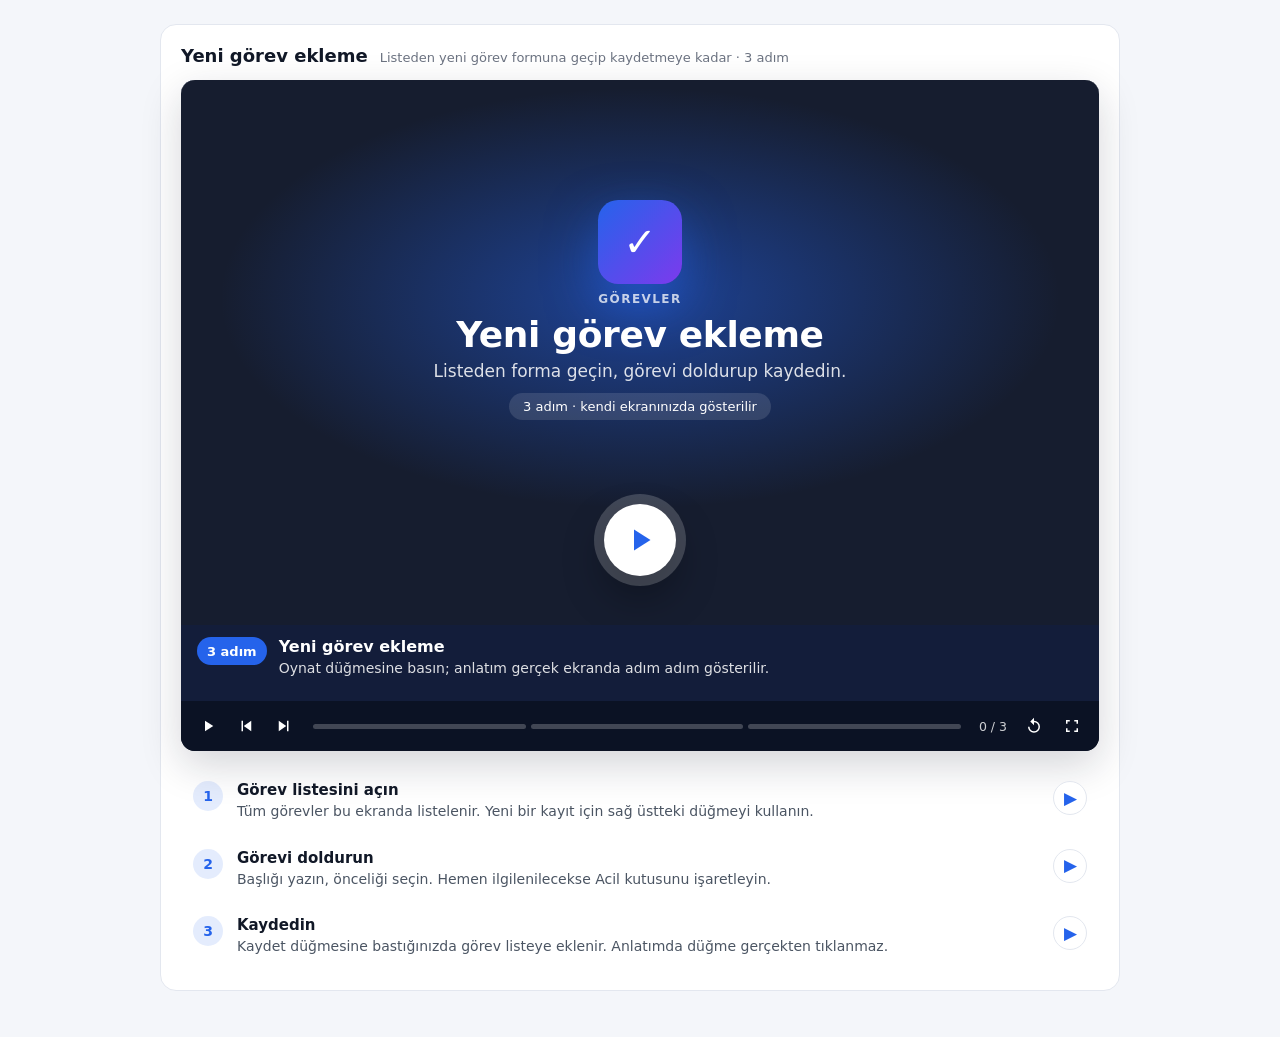
<file: gercek-ekran-anlatimi/examples/demo/index.html>
<!doctype html>
<html lang="tr">
<head>
  <meta charset="utf-8">
  <meta name="viewport" content="width=device-width, initial-scale=1">
  <title>Anlatım demosu</title>
  <link rel="stylesheet" href="../../assets/anlatim.css">
  <style>
    body { margin: 0; padding: 24px 16px; background: #F4F6FA; color: #111827; font-family: system-ui, -apple-system, "Segoe UI", Roboto, sans-serif; }
    main { max-width: 960px; margin: 0 auto; }
  </style>
</head>
<body>
<main>
  <section class="yd-rehber" id="yeni-gorev">
    <header class="yd-rehber-bas">
      <h4>Yeni görev ekleme</h4>
      <span>Listeden yeni görev formuna geçip kaydetmeye kadar · 3 adım</span>
    </header>

    <div class="yd-oynatici" data-anlatim data-modul="Görevler" data-ikon="✓">
      <script type="application/json">
      {
        "baslik": "Yeni görev ekleme",
        "ozet": "Listeden forma geçin, görevi doldurup kaydedin.",
        "adimlar": [
          {
            "baslik": "Görev listesini açın",
            "metin": "Tüm görevler bu ekranda listelenir. Yeni bir kayıt için sağ üstteki düğmeyi kullanın.",
            "url": "ekran-liste.html",
            "eylemler": [
              { "tur": "goster", "hedef": "[data-tablo=gorevler]", "not": "Mevcut görevleriniz" },
              { "tur": "git", "hedef": "a[href='ekran-form.html']", "not": "Yeni görev formunu açar" }
            ]
          },
          {
            "baslik": "Görevi doldurun",
            "metin": "Başlığı yazın, önceliği seçin. Hemen ilgilenilecekse Acil kutusunu işaretleyin.",
            "eylemler": [
              { "tur": "yaz", "hedef": "[name=baslik]", "deger": "Haftalık raporu hazırla", "not": "Kısa ve anlaşılır bir başlık" },
              { "tur": "sec", "hedef": "[name=oncelik]", "deger": "Yüksek" },
              { "tur": "isaret", "hedef": "[name=acil]", "not": "Listede üstte görünür" }
            ]
          },
          {
            "baslik": "Kaydedin",
            "metin": "Kaydet düğmesine bastığınızda görev listeye eklenir. Anlatımda düğme gerçekten tıklanmaz.",
            "sonuc": "Görev kaydedildi.",
            "eylemler": [
              { "tur": "goster", "hedef": "kart:Görev Bilgileri", "not": "Bilgileri son kez kontrol edin" },
              { "tur": "tikla", "hedef": "form button[type=submit]", "not": "Kaydet" }
            ]
          }
        ]
      }
      </script>
      <noscript><p style="padding:16px;color:#fff">Animasyonlu anlatım için JavaScript gereklidir; aşağıdaki yazılı adımları izleyebilirsiniz.</p></noscript>
    </div>

    <ol class="yd-adimlar">
      <li data-adim="0">
        <span class="yd-adim-no">1</span>
        <div><b>Görev listesini açın</b><p>Tüm görevler bu ekranda listelenir. Yeni bir kayıt için sağ üstteki düğmeyi kullanın.</p></div>
        <button type="button" class="yd-adim-izle" data-adim-izle="0" aria-label="1. adımı izle">▶</button>
      </li>
      <li data-adim="1">
        <span class="yd-adim-no">2</span>
        <div><b>Görevi doldurun</b><p>Başlığı yazın, önceliği seçin. Hemen ilgilenilecekse Acil kutusunu işaretleyin.</p></div>
        <button type="button" class="yd-adim-izle" data-adim-izle="1" aria-label="2. adımı izle">▶</button>
      </li>
      <li data-adim="2">
        <span class="yd-adim-no">3</span>
        <div><b>Kaydedin</b><p>Kaydet düğmesine bastığınızda görev listeye eklenir. Anlatımda düğme gerçekten tıklanmaz.</p></div>
        <button type="button" class="yd-adim-izle" data-adim-izle="2" aria-label="3. adımı izle">▶</button>
      </li>
    </ol>
  </section>
</main>
<script>
  // Örnek ayar. Tüm seçenekler: references/rehber-semasi.md
  window.AnlatimAyar = { sayfaSecici: '[data-uygulama]' };
</script>
<script src="../../assets/anlatim.js"></script>
</body>
</html>
</file>
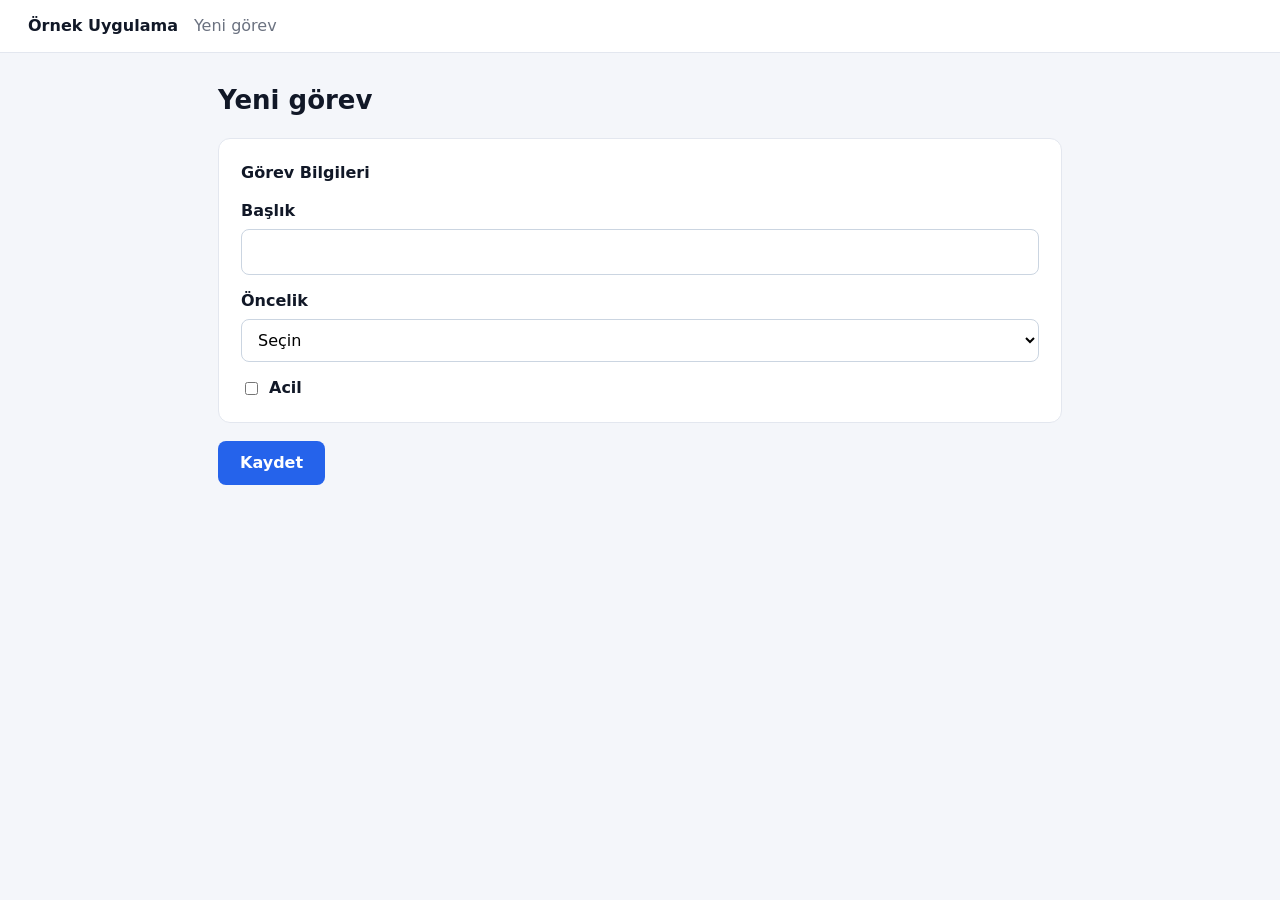
<file: gercek-ekran-anlatimi/examples/demo/ekran-form.html>
<!doctype html>
<html lang="tr">
<head>
  <meta charset="utf-8">
  <title>Yeni görev</title>
  <link rel="stylesheet" href="ekran.css">
</head>
<body data-uygulama>
  <nav class="ust"><b>Örnek Uygulama</b><span>Yeni görev</span></nav>
  <main>
    <h1>Yeni görev</h1>
    <form method="post" action="kaydet">
      <div class="card">
        <div class="card-title">Görev Bilgileri</div>
        <label>Başlık <input name="baslik" autocomplete="off"></label>
        <label>Öncelik
          <select name="oncelik">
            <option value="">Seçin</option>
            <option value="1">Düşük</option>
            <option value="2">Normal</option>
            <option value="3">Yüksek</option>
          </select>
        </label>
        <label class="kutu"><input type="checkbox" name="acil"> Acil</label>
      </div>
      <button type="submit" class="dugme">Kaydet</button>
    </form>
  </main>
  <script>
    // Otomatik kaydeden bir ekranı taklit eder: oynatıcının yazma engeli bu isteği durdurur.
    document.querySelector('form').addEventListener('change', function () {
      fetch('otomatik-kaydet', { method: 'POST', body: new FormData(this) })
        .then(function () { window.__otomatikKayitGitti = true; })
        .catch(function () { window.__otomatikKayitEngellendi = true; });
    });
  </script>
</body>
</html>
</file>
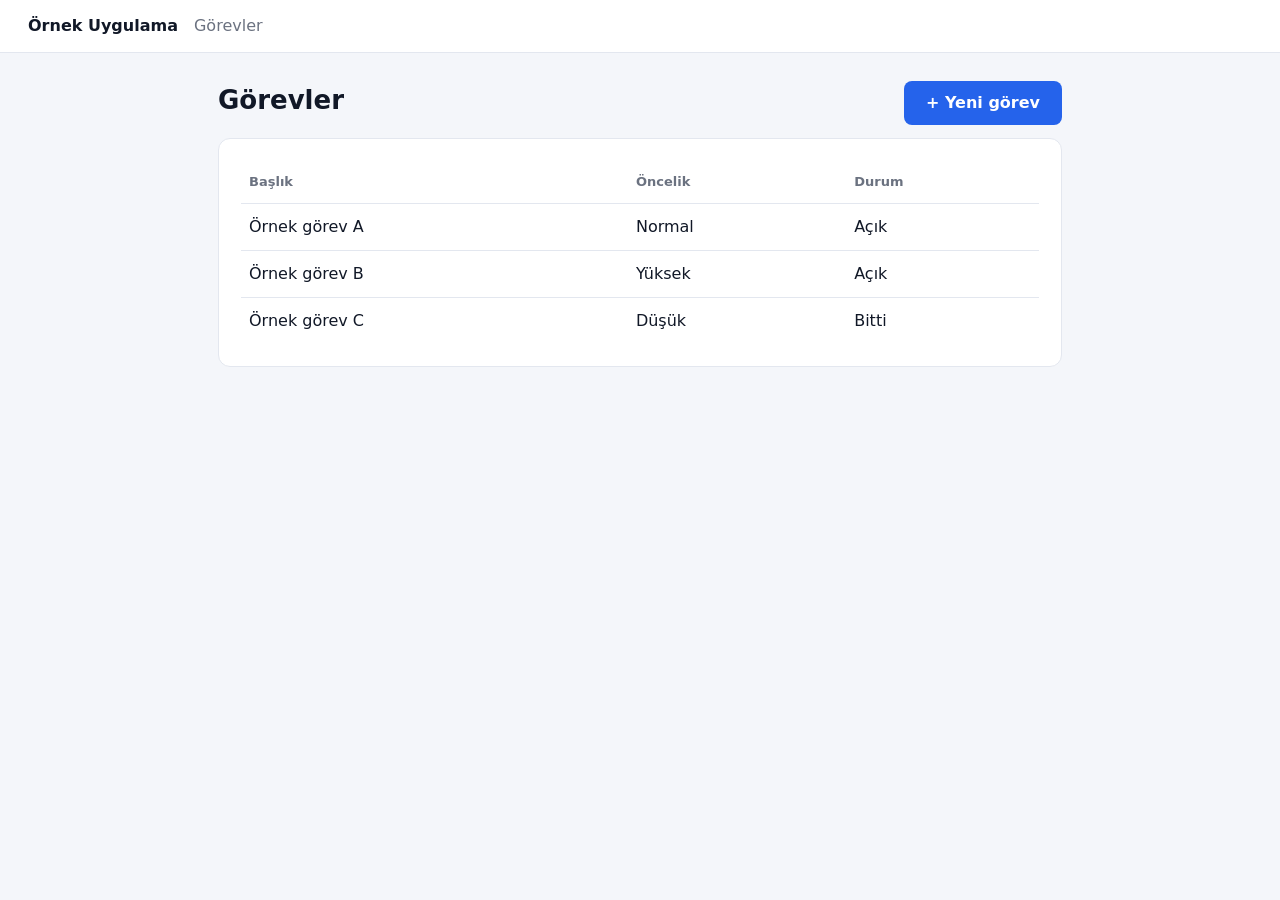
<file: gercek-ekran-anlatimi/examples/demo/ekran-liste.html>
<!doctype html>
<html lang="tr">
<head>
  <meta charset="utf-8">
  <title>Görevler</title>
  <link rel="stylesheet" href="ekran.css">
</head>
<body data-uygulama>
  <nav class="ust"><b>Örnek Uygulama</b><span>Görevler</span></nav>
  <main>
    <div class="bas">
      <h1>Görevler</h1>
      <a class="dugme" href="ekran-form.html">+ Yeni görev</a>
    </div>
    <div class="card">
      <table data-tablo="gorevler">
        <thead><tr><th>Başlık</th><th>Öncelik</th><th>Durum</th></tr></thead>
        <tbody>
          <tr><td>Örnek görev A</td><td>Normal</td><td>Açık</td></tr>
          <tr><td>Örnek görev B</td><td>Yüksek</td><td>Açık</td></tr>
          <tr><td>Örnek görev C</td><td>Düşük</td><td>Bitti</td></tr>
        </tbody>
      </table>
    </div>
  </main>
</body>
</html>
</file>
<file: gercek-ekran-anlatimi/assets/anlatim.css>
/* Gerçek ekran anlatım oynatıcısı. Renk için --yd-ana, --yd-ana-rgb ve --yd-ana-uzeri değerlerini değiştirin. */
:root {
  --yd-ana: #2563EB;
  --yd-ana-rgb: 37,99,235;
  --yd-ana-uzeri: #fff;
  --yd-koyu: #0F172A;
}
.yd-rehber, .yd-rehber *, .yd-oynatici, .yd-oynatici * { box-sizing: border-box; }
.yd-oynatici { font-family: system-ui, -apple-system, "Segoe UI", Roboto, sans-serif; }
.an-ikon { display: inline-block; width: 1em; height: 1em; vertical-align: -.125em; flex: 0 0 auto; }
.an-ikon svg { display: block; width: 100%; height: 100%; fill: currentColor; }

/* Rehber kutusu ve yazılı adımlar (isteğe bağlı) */
.yd-rehber {
  background: #fff; border: 1px solid #E3E7EF;
  border-radius: 16px; padding: 20px; margin-bottom: 22px; scroll-margin-top: 80px;
}
.yd-rehber-bas { display: flex; flex-wrap: wrap; align-items: baseline; gap: 4px 12px; margin-bottom: 14px; }
.yd-rehber-bas h4 { font-size: 18px; font-weight: 700; margin: 0; }
.yd-rehber-bas span { font-size: 13px; color: #6B7280; }

.yd-adimlar { list-style: none; padding: 0; margin: 18px 0 0; counter-reset: a; }
.yd-adimlar li {
  display: flex; gap: 14px; align-items: flex-start; padding: 12px; border-radius: 12px;
  transition: background .25s;
}
.yd-adimlar li + li { margin-top: 2px; }
.yd-adimlar li.aktif { background: rgba(var(--yd-ana-rgb), .08); }
.yd-adim-no {
  flex: 0 0 30px; height: 30px; border-radius: 50%; display: grid; place-items: center;
  font-weight: 700; font-size: 14px; color: var(--yd-ana); background: rgba(var(--yd-ana-rgb), .12);
  transition: background .25s, color .25s;
}
.yd-adimlar li.aktif .yd-adim-no { background: var(--yd-ana); color: var(--yd-ana-uzeri); }
.yd-adimlar li > div { flex: 1; min-width: 0; }
.yd-adimlar b { display: block; font-size: 15px; margin-bottom: 2px; }
.yd-adimlar p { margin: 0; font-size: 14px; color: #4B5563; line-height: 1.55; }
.yd-adim-sonuc { display: inline-block; margin-top: 6px; color: #15803D; font-weight: 600; }
.yd-adim-izle {
  flex: 0 0 34px; height: 34px; border-radius: 50%; border: 1px solid #E3E7EF;
  background: #fff; color: var(--yd-ana); display: grid; place-items: center; font-size: 17px; cursor: pointer;
  transition: background .15s, color .15s, transform .15s;
}
.yd-adim-izle:hover { background: var(--yd-ana); color: var(--yd-ana-uzeri); transform: scale(1.06); }
.yd-adim-ekran { display: inline-block; margin-top: 6px; font-size: 12.5px; text-decoration: none; }

/* Oynatıcı */
.yd-oynatici { border-radius: 14px; overflow: hidden; background: var(--yd-koyu); outline: none; box-shadow: 0 14px 40px rgba(15,23,42,.18); }
.yd-oynatici:focus-visible { box-shadow: 0 0 0 3px rgba(var(--yd-ana-rgb), .5); }
.an-sahne {
  position: relative; width: 100%; overflow: hidden; cursor: pointer; user-select: none;
  background:
    radial-gradient(700px 300px at 15% 0%, rgba(var(--yd-ana-rgb), .45), transparent 70%),
    radial-gradient(600px 300px at 100% 100%, rgba(124,58,237,.35), transparent 70%),
    #0B1224;
}

/* Gerçek ekran (ölçeklenen katman) */
.an-cerceve {
  position: absolute; left: 0; top: 0; transform-origin: 0 0;
  transition: transform .75s cubic-bezier(.45,.05,.2,1);
  background: #F4F6FA;
}
.an-iframe { display: block; border: 0; pointer-events: none; background: #F4F6FA; }
.an-isik {
  position: absolute; left: 0; top: 0; width: 0; height: 0; border-radius: 10px; pointer-events: none;
  box-shadow: 0 0 0 3px var(--yd-ana), 0 0 0 9999px rgba(11,18,36,.42);
  opacity: 0; transition: opacity .3s, left .45s cubic-bezier(.4,0,.2,1), top .45s cubic-bezier(.4,0,.2,1), width .45s, height .45s;
}
.an-isik.an-goster { opacity: 1; animation: an-nabiz-isik 1.6s ease-in-out infinite; }
@keyframes an-nabiz-isik {
  0%,100% { box-shadow: 0 0 0 3px var(--yd-ana), 0 0 0 9999px rgba(11,18,36,.42); }
  50% { box-shadow: 0 0 0 6px rgba(var(--yd-ana-rgb), .55), 0 0 0 9999px rgba(11,18,36,.42); }
}

/* Ölçeklenmeyen katman */
.an-ust { position: absolute; inset: 0; pointer-events: none; z-index: 5; }
.an-canli {
  position: absolute; left: 10px; top: 10px; z-index: 2;
  display: inline-flex; align-items: center; gap: 6px; padding: 5px 11px; border-radius: 99px;
  background: rgba(11,18,36,.78); color: #fff; font-size: 12px; font-weight: 600; backdrop-filter: blur(6px);
}
.an-canli .an-ikon { color: #4ADE80; }
.an-basta .an-canli { display: none; }

.an-balon {
  position: absolute; left: 0; top: 0; max-width: min(320px, calc(100% - 16px)); z-index: 3;
  padding: 9px 13px; border-radius: 10px; background: #111827; color: #fff; font-size: 13.5px; font-weight: 600; line-height: 1.35;
  box-shadow: 0 12px 30px rgba(0,0,0,.35);
  opacity: 0; transform: translateY(6px); transition: opacity .25s, transform .3s;
}
.an-balon.an-goster { opacity: 1; transform: none; }
.an-balon::after {
  content: ""; position: absolute; left: calc(var(--ok, 50%) - 7px); width: 14px; height: 14px; background: #111827; transform: rotate(45deg);
}
.an-balon.an-asagi::after { top: -6px; }
.an-balon.an-yukari::after { bottom: -6px; }

.an-acilir {
  position: absolute; z-index: 4; padding: 4px; border-radius: 9px; background: #fff; color: #111827;
  box-shadow: 0 16px 36px rgba(15,23,42,.3); font-size: 14px; animation: an-gir .2s ease both;
}
.an-acilir div { padding: 6px 10px; border-radius: 6px; color: #6B7280; white-space: nowrap; }
.an-acilir .an-secenek { color: #111827; font-weight: 600; }
.an-acilir .an-ustunde { background: var(--yd-ana); color: var(--yd-ana-uzeri); }
@keyframes an-gir { from { opacity: 0; transform: translateY(8px); } to { opacity: 1; transform: none; } }

.an-bildirim {
  position: absolute; right: 12px; top: 12px; z-index: 3;
  display: flex; align-items: center; gap: 10px; padding: 11px 16px; border-radius: 11px;
  background: #fff; color: #111827; font-size: 14px; font-weight: 600;
  box-shadow: 0 16px 36px rgba(15,23,42,.3); border-left: 4px solid #16A34A;
  opacity: 0; transform: translateX(30px); transition: opacity .3s, transform .4s cubic-bezier(.2,.9,.3,1.3);
}
.an-bildirim .an-ikon { color: #16A34A; font-size: 18px; }
.an-bildirim.an-goster { opacity: 1; transform: none; }

.an-imlec {
  position: absolute; left: 0; top: 0; z-index: 5; opacity: 0;
  transition: transform .7s cubic-bezier(.45,.05,.25,1), opacity .3s;
  filter: drop-shadow(0 4px 6px rgba(0,0,0,.35));
}
.an-imlec.an-gorunur { opacity: 1; }
.an-imlec svg { transition: transform .12s; transform-origin: 4px 3px; }
.an-imlec.an-basildi svg { transform: scale(.8); }
.an-dalga {
  position: absolute; z-index: 4; width: 14px; height: 14px; margin: -7px 0 0 -7px; border-radius: 50%;
  border: 2.5px solid var(--yd-ana); animation: an-dalga .7s ease-out forwards;
}
@keyframes an-dalga { from { transform: scale(.4); opacity: 1; } to { transform: scale(4.2); opacity: 0; } }

/* Yükleniyor ve uyarı */
.an-perde {
  position: absolute; inset: 0; z-index: 6; display: flex; flex-direction: column; align-items: center; justify-content: center; gap: 12px;
  background: rgba(11,18,36,.72); color: #fff; font-size: 14px; font-weight: 600;
  opacity: 0; visibility: hidden; transition: opacity .25s, visibility 0s .25s;
}
.an-perde.an-goster { opacity: 1; visibility: visible; transition: opacity .25s; }
.an-donen { width: 34px; height: 34px; border-radius: 50%; border: 3px solid rgba(255,255,255,.25); border-top-color: #fff; animation: an-don 0.8s linear infinite; }
@keyframes an-don { to { transform: rotate(360deg); } }
.an-uyari {
  position: absolute; left: 50%; top: 50%; z-index: 7; width: min(440px, calc(100% - 24px));
  display: flex; gap: 10px; align-items: flex-start; padding: 14px 16px; border-radius: 12px;
  background: #FFFBEB; color: #78350F; border: 1px solid #FCD34D; font-size: 14px; line-height: 1.45;
  box-shadow: 0 20px 40px rgba(0,0,0,.3);
  opacity: 0; visibility: hidden; transform: translate(-50%, -44%); transition: opacity .25s, transform .3s, visibility 0s .3s;
}
.an-uyari.an-goster { opacity: 1; visibility: visible; transform: translate(-50%, -50%); transition: opacity .25s, transform .3s; }
.an-uyari .an-ikon { font-size: 18px; color: #D97706; margin-top: 1px; }

/* Giriş / kapanış kartları */
.an-kart {
  position: absolute; inset: 0; z-index: 8; display: flex; flex-direction: column; align-items: center; justify-content: center;
  text-align: center; color: #fff; padding: 24px 8%;
  background: radial-gradient(600px 300px at 50% 40%, rgba(var(--yd-ana-rgb), .55), transparent 70%), rgba(11,18,36,.95);
  opacity: 0; visibility: hidden; transition: opacity .45s, visibility 0s .45s;
}
.an-kart.an-goster { opacity: 1; visibility: visible; transition: opacity .45s; }
.an-kart h3 { font-size: clamp(20px, 3.4vw, 36px); font-weight: 800; margin: 8px 0 6px; letter-spacing: -.01em; }
.an-kart p { font-size: clamp(13px, 1.6vw, 17px); opacity: .85; margin: 0 0 12px; }
.an-kart-ust { font-size: 12px; font-weight: 700; letter-spacing: .12em; text-transform: uppercase; opacity: .75; }
.an-kart-alt { font-size: 13px; padding: 6px 14px; border-radius: 99px; background: rgba(255,255,255,.12); }
.an-kart-ikon {
  width: clamp(54px, 8vw, 84px); height: clamp(54px, 8vw, 84px); border-radius: 24%; display: grid; place-items: center;
  font-size: clamp(26px, 4vw, 40px); margin-bottom: 8px;
  background: linear-gradient(135deg, var(--yd-ana), #7C3AED); box-shadow: 0 20px 50px rgba(var(--yd-ana-rgb), .55);
}
.an-giris.an-canli .an-kart-ikon { animation: an-pop .7s cubic-bezier(.3,1.6,.5,1) both; }
.an-giris.an-canli .an-kart-ust { animation: an-gir .5s .25s both; }
.an-giris.an-canli h3 { animation: an-gir .55s .35s both; }
.an-giris.an-canli p { animation: an-gir .55s .5s both; }
.an-giris.an-canli .an-kart-alt { animation: an-gir .55s .65s both; }
@keyframes an-pop { from { transform: scale(0) rotate(-20deg); } to { transform: none; } }
.an-basta .an-giris { padding-bottom: 110px; }

.an-tamam svg { width: 84px; height: 84px; fill: none; stroke-linecap: round; stroke-linejoin: round; }
.an-tamam circle { stroke: #22C55E; stroke-width: 3; stroke-dasharray: 152; stroke-dashoffset: 152; }
.an-tamam path { stroke: #fff; stroke-width: 4; stroke-dasharray: 40; stroke-dashoffset: 40; }
.an-kapanis.an-goster .an-tamam circle { animation: an-ciz .6s ease forwards; }
.an-kapanis.an-goster .an-tamam path { animation: an-ciz .4s .5s ease forwards; }
@keyframes an-ciz { to { stroke-dashoffset: 0; } }
.an-kart-dugme { margin-top: 4px; border: 0; border-radius: 99px; padding: 10px 22px; font-weight: 700; font-size: 15px; background: #fff; color: #111827; cursor: pointer; }
.an-kart-dugme:hover { background: #E5E7EB; }

/* Büyük oynat düğmesi */
.an-buyuk {
  position: absolute; left: 50%; top: 50%; z-index: 9; width: 72px; height: 72px; margin: -36px 0 0 -36px;
  border: 0; border-radius: 50%; display: grid; place-items: center; font-size: 36px; padding-left: 5px;
  background: #fff; color: var(--yd-ana); box-shadow: 0 0 0 10px rgba(255,255,255,.18), 0 20px 40px rgba(0,0,0,.35);
  opacity: 0; transform: scale(.7); pointer-events: none; transition: opacity .25s, transform .3s;
}
.an-basta .an-buyuk, .an-duraklatildi .an-buyuk { opacity: 1; transform: scale(1); pointer-events: auto; }
.an-basta .an-buyuk { top: auto; bottom: 9%; margin-top: 0; animation: an-nabiz 2s ease-in-out infinite; }
@keyframes an-nabiz { 0%,100% { box-shadow: 0 0 0 10px rgba(255,255,255,.18), 0 20px 40px rgba(0,0,0,.35); } 50% { box-shadow: 0 0 0 20px rgba(255,255,255,.06), 0 20px 40px rgba(0,0,0,.35); } }

/* Alt yazı (sahnenin altında) */
.an-altyazi { display: flex; gap: 12px; align-items: flex-start; padding: 12px 16px; background: #131D3A; color: #fff; min-height: 76px; }
.an-altyazi.an-yeni .an-alt-metin { animation: an-gir .4s ease both; }
.an-alt-no {
  flex: 0 0 auto; min-width: 42px; height: 28px; padding: 0 10px; border-radius: 99px; display: grid; place-items: center;
  background: var(--yd-ana); color: var(--yd-ana-uzeri); font-weight: 800; font-size: 13px; white-space: nowrap;
}
.an-alt-metin b { display: block; font-size: 16px; margin-bottom: 2px; }
.an-alt-metin p { margin: 0; font-size: 14px; line-height: 1.5; color: rgba(255,255,255,.86); }

/* Kontrol çubuğu */
.an-kontrol { display: flex; align-items: center; gap: 4px; padding: 8px 10px; background: #0B1224; color: #fff; }
.an-k-dugme { width: 34px; height: 34px; border: 0; border-radius: 8px; background: transparent; color: #fff; display: grid; place-items: center; font-size: 18px; cursor: pointer; flex: 0 0 auto; }
.an-k-dugme:hover { background: rgba(255,255,255,.12); }
.an-seritler { flex: 1; display: flex; gap: 5px; padding: 0 8px; min-width: 0; }
.an-serit { flex: 1; height: 16px; border: 0; padding: 0; background: transparent; cursor: pointer; display: flex; align-items: center; position: relative; }
.an-serit::before { content: ""; position: absolute; left: 0; right: 0; height: 5px; border-radius: 99px; background: rgba(255,255,255,.22); }
.an-serit i { position: relative; height: 5px; border-radius: 99px; background: var(--yd-ana); width: 0; transition: width .4s ease; }
.an-serit.an-aktif::before { background: rgba(255,255,255,.32); }
.an-serit:hover::before { background: rgba(255,255,255,.4); }
.an-sayac { font-size: 12.5px; font-variant-numeric: tabular-nums; opacity: .8; padding: 0 6px; white-space: nowrap; }

/* Tam ekran */
.yd-oynatici:fullscreen { display: flex; flex-direction: column; justify-content: center; border-radius: 0; background: #000; }
.yd-oynatici:fullscreen .an-sahne,
.yd-oynatici:fullscreen .an-altyazi,
.yd-oynatici:fullscreen .an-kontrol { width: min(100vw, calc((100vh - 140px) * var(--an-oran, 1.68))); margin: 0 auto; }

/* Dar ekran (telefon): sayfanın mobil görünümü, dikey sahne */
.an-dar .an-canli { font-size: 11px; }
.an-dar .an-buyuk { width: 56px; height: 56px; font-size: 28px; margin-left: -28px; }
.an-dar.an-duraklatildi .an-buyuk { margin-top: -28px; }

/* Hareket azaltma tercihi */
.an-az .an-buyuk, .an-az .an-isik.an-goster { animation: none !important; }
.an-az .an-imlec { transition: opacity .2s; }
.an-duraklatildi .an-sahne * { animation-play-state: paused !important; }

@media (max-width: 640px) {
  .an-kontrol { padding: 6px; gap: 0; }
  .an-k-dugme { width: 30px; height: 30px; font-size: 16px; }
  .an-sayac { display: none; }
  .an-alt-metin b { font-size: 15px; }
  .an-alt-metin p { font-size: 13.5px; }
}
</file>
<file: gercek-ekran-anlatimi/examples/demo/ekran.css>
* { box-sizing: border-box; }
body { margin: 0; background: #F4F6FA; color: #111827; font: 16px/1.5 system-ui, -apple-system, "Segoe UI", Roboto, sans-serif; }
.ust { display: flex; gap: 16px; align-items: center; padding: 14px 28px; background: #fff; border-bottom: 1px solid #E3E7EF; }
.ust span { color: #6B7280; }
main { max-width: 900px; margin: 0 auto; padding: 28px; }
h1 { margin: 0 0 18px; font-size: 26px; }
.bas { display: flex; justify-content: space-between; align-items: flex-start; }
.card { padding: 22px; margin-bottom: 18px; background: #fff; border: 1px solid #E3E7EF; border-radius: 12px; }
.card-title { margin-bottom: 14px; font-weight: 700; }
label { display: block; margin-bottom: 14px; font-weight: 600; }
input:not([type=checkbox]), select { display: block; width: 100%; margin-top: 6px; padding: 10px 12px; font: inherit; font-weight: 400; background: #fff; border: 1px solid #CBD5E1; border-radius: 8px; }
.kutu { display: flex; gap: 8px; align-items: center; margin-bottom: 0; }
.dugme { display: inline-block; padding: 10px 22px; font: inherit; font-weight: 700; color: #fff; text-decoration: none; background: #2563EB; border: 0; border-radius: 8px; cursor: pointer; }
table { width: 100%; border-collapse: collapse; }
th, td { padding: 11px 8px; text-align: left; border-bottom: 1px solid #E3E7EF; }
th { font-size: 13px; color: #6B7280; }
tr:last-child td { border-bottom: 0; }
</file>
